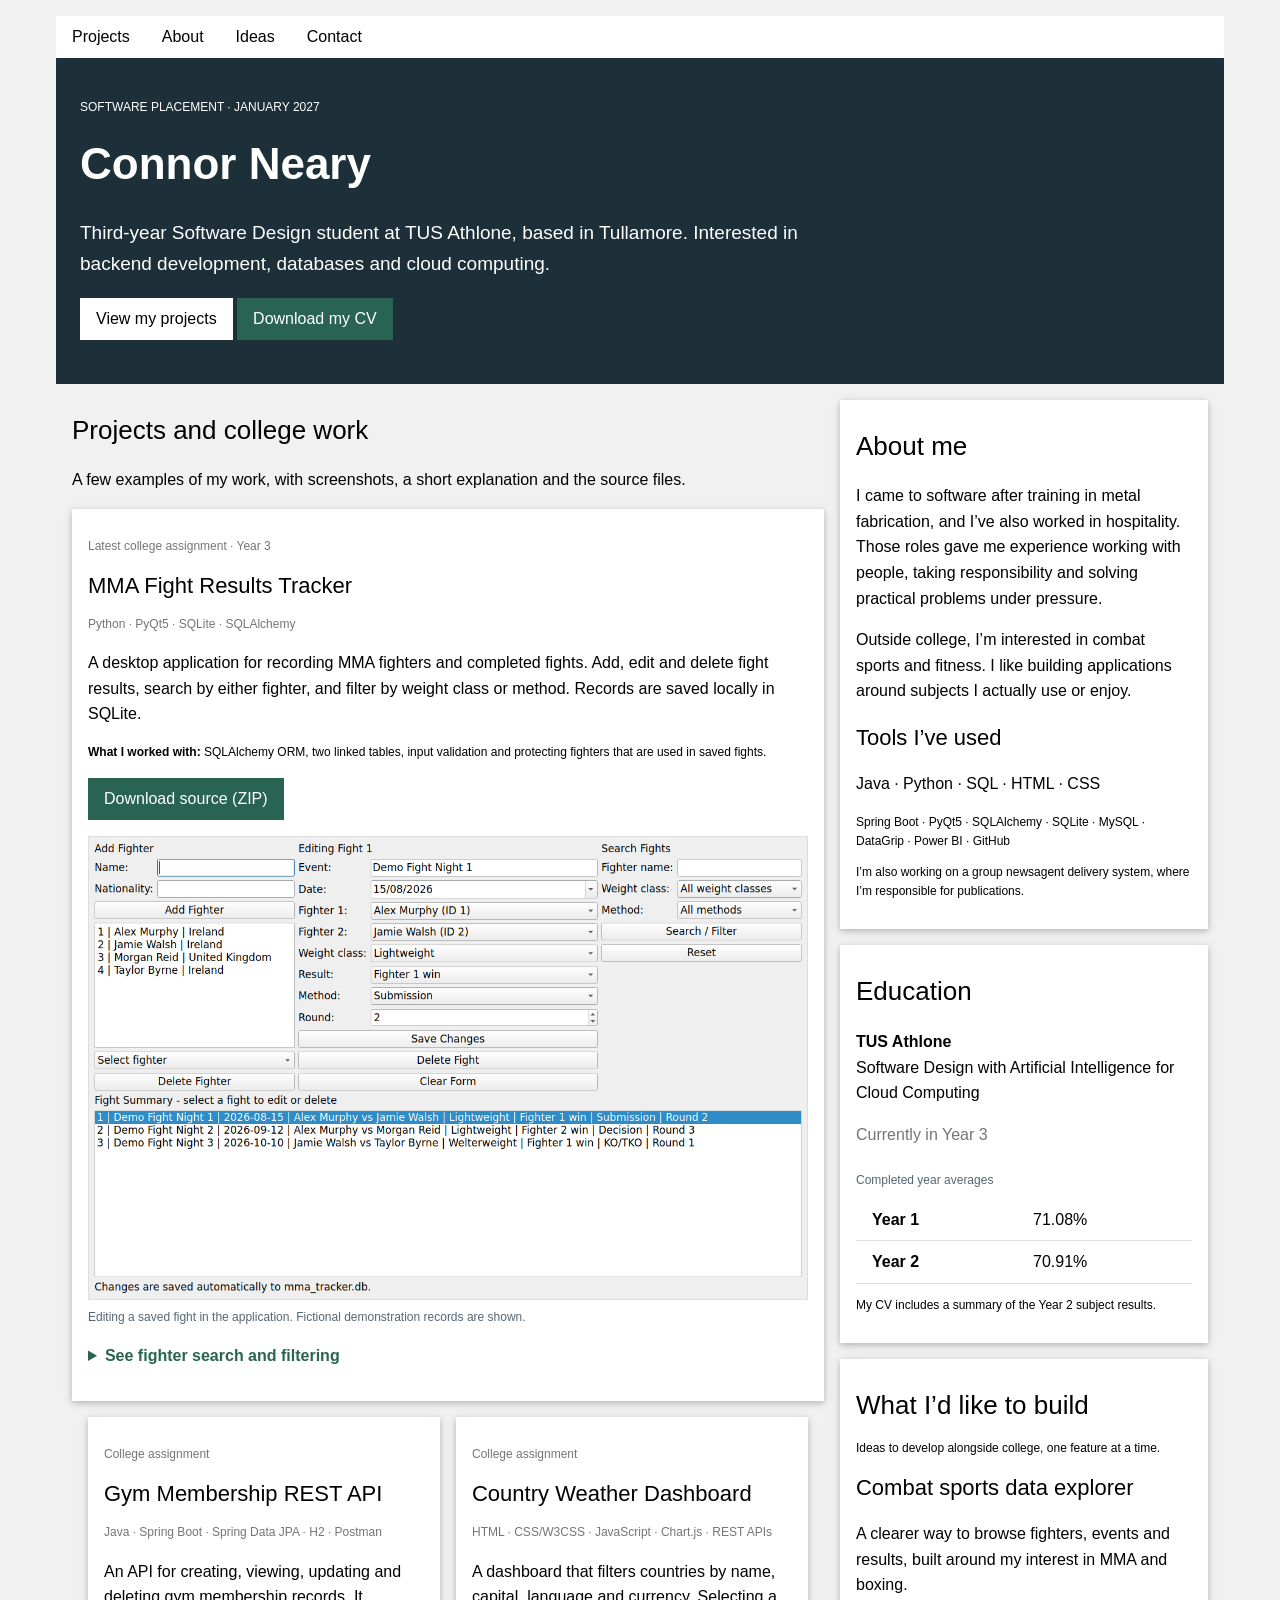
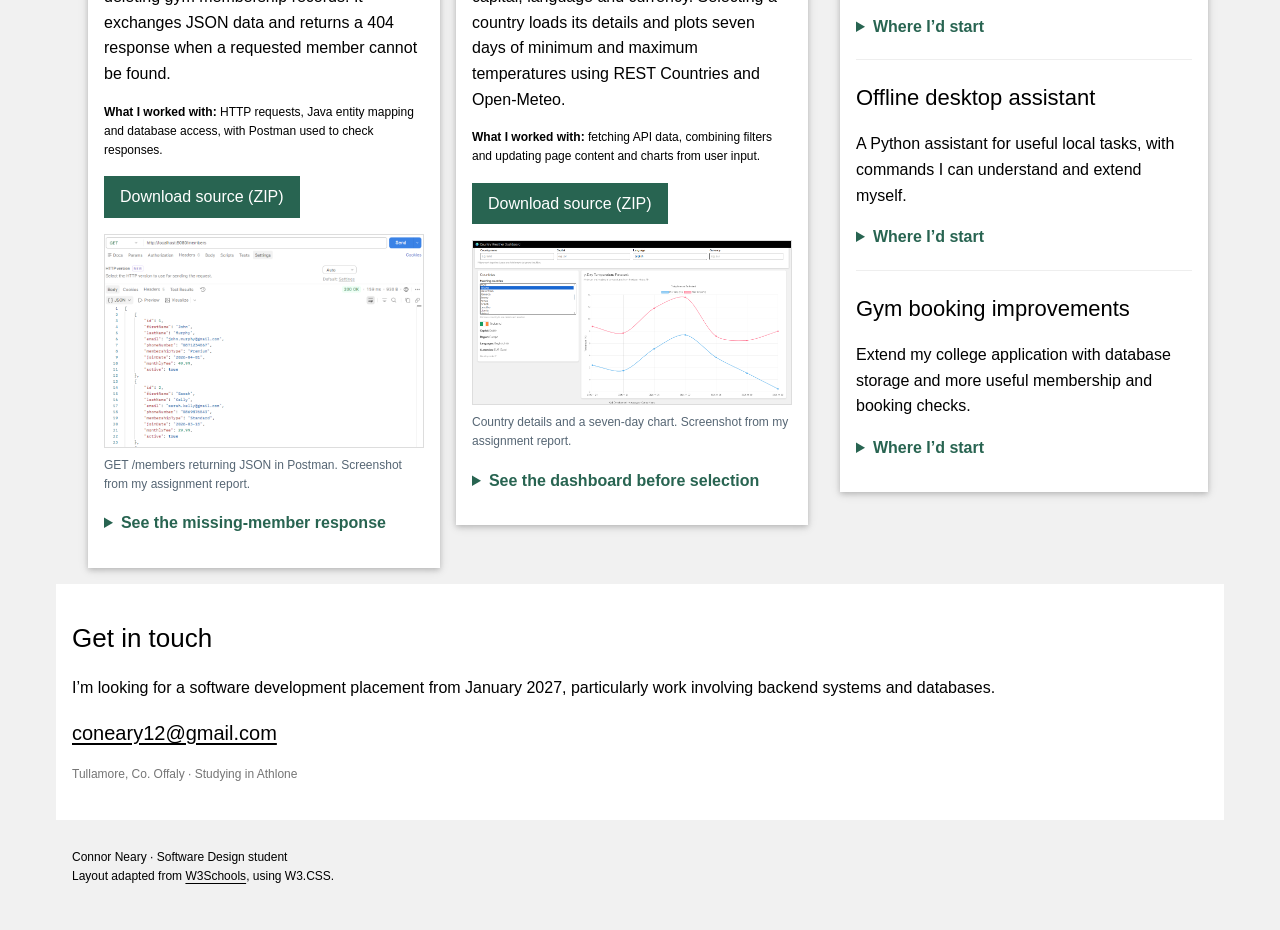
<file: index.html>
<!DOCTYPE html>
<html lang="en">
  <head>
    <meta charset="UTF-8">
    <meta name="viewport" content="width=device-width, initial-scale=1">
    <title>Connor Neary | Software Development Portfolio</title>
    <meta name="description" content="Connor Neary, a Software Design student at TUS Athlone seeking placement from January 2027. College projects, screenshots and source code.">
    <link rel="stylesheet" href="w3.css">
    <link rel="stylesheet" href="style.css">
  </head>
  <body class="w3-light-grey">
    <div id="top" class="page">
      <!-- Navigation -->
      <nav class="w3-bar w3-white">
        <a href="#project" class="w3-bar-item w3-button">Projects</a>
        <a href="#about" class="w3-bar-item w3-button">About</a>
        <a href="#ideas" class="w3-bar-item w3-button">Ideas</a>
        <a href="#contact" class="w3-bar-item w3-button">Contact</a>
      </nav>
      <!-- Introduction -->
      <header class="w3-container hero">
        <p class="w3-small">SOFTWARE PLACEMENT · JANUARY 2027</p>
        <h1>Connor Neary</h1>
        <p class="intro">Third-year Software Design student at TUS Athlone, based in Tullamore. Interested in backend development, databases and cloud computing.</p>
        <p>
          <a href="#project" class="w3-button w3-white">View my projects</a>
          <a href="downloads/Connor_Neary_CV.pdf" class="w3-button green" download="">Download my CV</a>
        </p>
      </header>
      <div class="w3-row-padding w3-margin-top">
        <!-- Projects appear first on smaller screens -->
        <main class="w3-twothird">
          <section id="project">
            <h2>Projects and college work</h2>
            <p>A few examples of my work, with screenshots, a short explanation and the source files.</p>
            <!-- Latest Python assignment -->
            <article class="w3-card w3-white w3-margin-bottom">
              <div class="w3-container w3-padding-16">
                <p class="w3-small w3-text-grey">Latest college assignment · Year 3</p>
                <h3 id="mma-title">MMA Fight Results Tracker</h3>
                <p class="w3-small w3-text-grey">Python · PyQt5 · SQLite · SQLAlchemy</p>
                <p>A desktop application for recording MMA fighters and completed fights. Add, edit and delete fight results, search by either fighter, and filter by weight class or method. Records are saved locally in SQLite.</p>
                <p class="w3-small">
                  <strong>What I worked with:</strong> SQLAlchemy ORM, two linked tables, input validation and protecting fighters that are used in saved fights.</p>
                <p>
                  <a href="downloads/MMA_Fight_Results_Tracker_Source.zip" download class="w3-button green">Download source (ZIP)</a>
                </p>
                <figure>
                  <a href="assets/mma-tracker-edit.png" target="_blank" rel="noopener">
                    <img src="assets/mma-tracker-edit.png" alt="MMA Fight Results Tracker with saved fighters and fights, and one fight loaded into the editing form" class="project-image">
                  </a>
                  <figcaption>Editing a saved fight in the application. Fictional demonstration records are shown.</figcaption>
                </figure>
                <details>
                  <summary>See fighter search and filtering</summary>
                  <figure>
                    <a href="assets/mma-tracker-search.png" target="_blank" rel="noopener">
                      <img src="assets/mma-tracker-search.png" alt="MMA tracker searching for Alex and filtering to Lightweight fights" class="project-image">
                    </a>
                    <figcaption>Searching by fighter name and filtering by weight class. The results update below the forms.</figcaption>
                  </figure>
                </details>
              </div>
            </article>
            <!-- Two earlier college assignments -->
            <div class="w3-row-padding">
              <div class="w3-col l6">
                <article class="w3-card w3-white w3-margin-bottom">
                  <div class="w3-container w3-padding-16">
                    <p class="w3-small w3-text-grey">College assignment</p>
                    <h3 id="gym-api-title">Gym Membership REST API</h3>
                    <p class="w3-small w3-text-grey">Java · Spring Boot · Spring Data JPA · H2 · Postman</p>
                    <p>An API for creating, viewing, updating and deleting gym membership records. It exchanges JSON data and returns a 404 response when a requested member cannot be found.</p>
                    <p class="w3-small">
                      <strong>What I worked with:</strong> HTTP requests, Java entity mapping and database access, with Postman used to check responses.</p>
                    <p>
                      <a href="downloads/Gym_Membership_API_Source.zip" download class="w3-button green">Download source (ZIP)</a>
                    </p>
                    <figure>
                      <a href="assets/gym-api-members.png" target="_blank" rel="noopener">
                        <img src="assets/gym-api-members.png" alt="Postman sending GET /members and showing a 200 OK response with gym membership records as JSON" class="project-image">
                      </a>
                      <figcaption>GET /members returning JSON in Postman. Screenshot from my assignment report.</figcaption>
                    </figure>
                    <details>
                      <summary>See the missing-member response</summary>
                      <figure>
                        <a href="assets/gym-api-not-found.png" target="_blank" rel="noopener">
                          <img src="assets/gym-api-not-found.png" alt="Postman requesting /members/9 and receiving a 404 Not Found response" class="project-image">
                        </a>
                        <figcaption>A request for an unavailable member returns 404 Not Found.</figcaption>
                      </figure>
                    </details>
                  </div>
                </article>
              </div>
              <div class="w3-col l6">
                <article class="w3-card w3-white w3-margin-bottom">
                  <div class="w3-container w3-padding-16">
                    <p class="w3-small w3-text-grey">College assignment</p>
                    <h3 id="weather-title">Country Weather Dashboard</h3>
                    <p class="w3-small w3-text-grey">HTML · CSS/W3CSS · JavaScript · Chart.js · REST APIs</p>
                    <p>A dashboard that filters countries by name, capital, language and currency. Selecting a country loads its details and plots seven days of minimum and maximum temperatures using REST Countries and Open-Meteo.</p>
                    <p class="w3-small">
                      <strong>What I worked with:</strong> fetching API data, combining filters and updating page content and charts from user input.</p>
                    <p>
                      <a href="downloads/Country_Weather_Dashboard_Source.zip" download class="w3-button green">Download source (ZIP)</a>
                    </p>
                    <figure>
                      <a href="assets/country-weather-forecast.png" target="_blank" rel="noopener">
                        <img src="assets/country-weather-forecast.png" alt="Country weather dashboard filtered to English-speaking countries, with Ireland selected and a seven-day minimum and maximum temperature chart" class="project-image">
                      </a>
                      <figcaption>Country details and a seven-day chart. Screenshot from my assignment report.</figcaption>
                    </figure>
                    <details>
                      <summary>See the dashboard before selection</summary>
                      <figure>
                        <a href="assets/country-weather-start.png" target="_blank" rel="noopener">
                          <img src="assets/country-weather-start.png" alt="Dashboard initial state showing country filters and an alphabetical country list, before a country has been selected" class="project-image">
                        </a>
                        <figcaption>The country list loads first; the chart appears after selecting a country.</figcaption>
                      </figure>
                    </details>
                  </div>
                </article>
              </div>
            </div>
          </section>
        </main>
        <!-- About, education and future ideas -->
        <aside class="w3-third">
          <section id="about" class="w3-card w3-white w3-margin-bottom">
            <div class="w3-container w3-padding-16">
              <h2>About me</h2>
              <p>I came to software after training in metal fabrication, and I’ve also worked in hospitality. Those roles gave me experience working with people, taking responsibility and solving practical problems under pressure.</p>
              <p>Outside college, I’m interested in combat sports and fitness. I like building applications around subjects I actually use or enjoy.</p>
              <h3>Tools I’ve used</h3>
              <p>Java · Python · SQL · HTML · CSS</p>
              <p class="w3-small">Spring Boot · PyQt5 · SQLAlchemy · SQLite · MySQL · DataGrip · Power BI · GitHub</p>
              <p class="w3-small">I’m also working on a group newsagent delivery system, where I’m responsible for publications.</p>
            </div>
          </section>
          <section class="w3-card w3-white w3-margin-bottom">
            <div class="w3-container w3-padding-16">
              <h2>Education</h2>
              <p>
                <b>TUS Athlone</b>
                <br>Software Design with Artificial Intelligence for Cloud Computing</p>
              <p class="w3-text-grey">Currently in Year 3</p>
              <table class="w3-table w3-bordered">
                <caption>Completed year averages</caption>
                <tr>
                  <th scope="row">Year 1</th>
                  <td>71.08%</td>
                </tr>
                <tr>
                  <th scope="row">Year 2</th>
                  <td>70.91%</td>
                </tr>
              </table>
              <p class="w3-small">My CV includes a summary of the Year 2 subject results.</p>
            </div>
          </section>
          <section id="ideas" class="w3-card w3-white w3-margin-bottom">
            <div class="w3-container w3-padding-16">
              <h2>What I’d like to build</h2>
              <p class="w3-small">Ideas to develop alongside college, one feature at a time.</p>
              <h3>Combat sports data explorer</h3>
              <p>A clearer way to browse fighters, events and results, built around my interest in MMA and boxing.</p>
              <details>
                <summary>Where I’d start</summary>
                <p>Build on the MMA tracker with fighter profiles and event search. More detailed statistics and comparisons could come later.</p>
              </details>
              <hr>
              <h3>Offline desktop assistant</h3>
              <p>A Python assistant for useful local tasks, with commands I can understand and extend myself.</p>
              <details>
                <summary>Where I’d start</summary>
                <p>A typed command menu for notes and local tools. Voice input would be a later step.</p>
              </details>
              <hr>
              <h3>Gym booking improvements</h3>
              <p>Extend my college application with database storage and more useful membership and booking checks.</p>
              <details>
                <summary>Where I’d start</summary>
                <p>Related member, class and booking records, followed by duplicate-booking and capacity checks.</p>
              </details>
            </div>
          </section>
        </aside>
      </div>
      <!-- Contact details -->
      <section id="contact" class="w3-container w3-white w3-padding-24">
        <h2>Get in touch</h2>
        <p>I’m looking for a software development placement from January 2027, particularly work involving backend systems and databases.</p>
        <p>
          <a href="mailto:coneary12@gmail.com">coneary12@gmail.com</a>
        </p>
        <p class="w3-small w3-text-grey">Tullamore, Co. Offaly · Studying in Athlone</p>
      </section>
      <footer class="w3-container w3-padding-16 w3-small">
        <p>Connor Neary · Software Design student<br>Layout adapted from <a href="https://www.w3schools.com/w3css/tryw3css_templates_cv.htm">W3Schools</a>, using W3.CSS.</p>
      </footer>
    </div>
  </body>
</html>
</file>
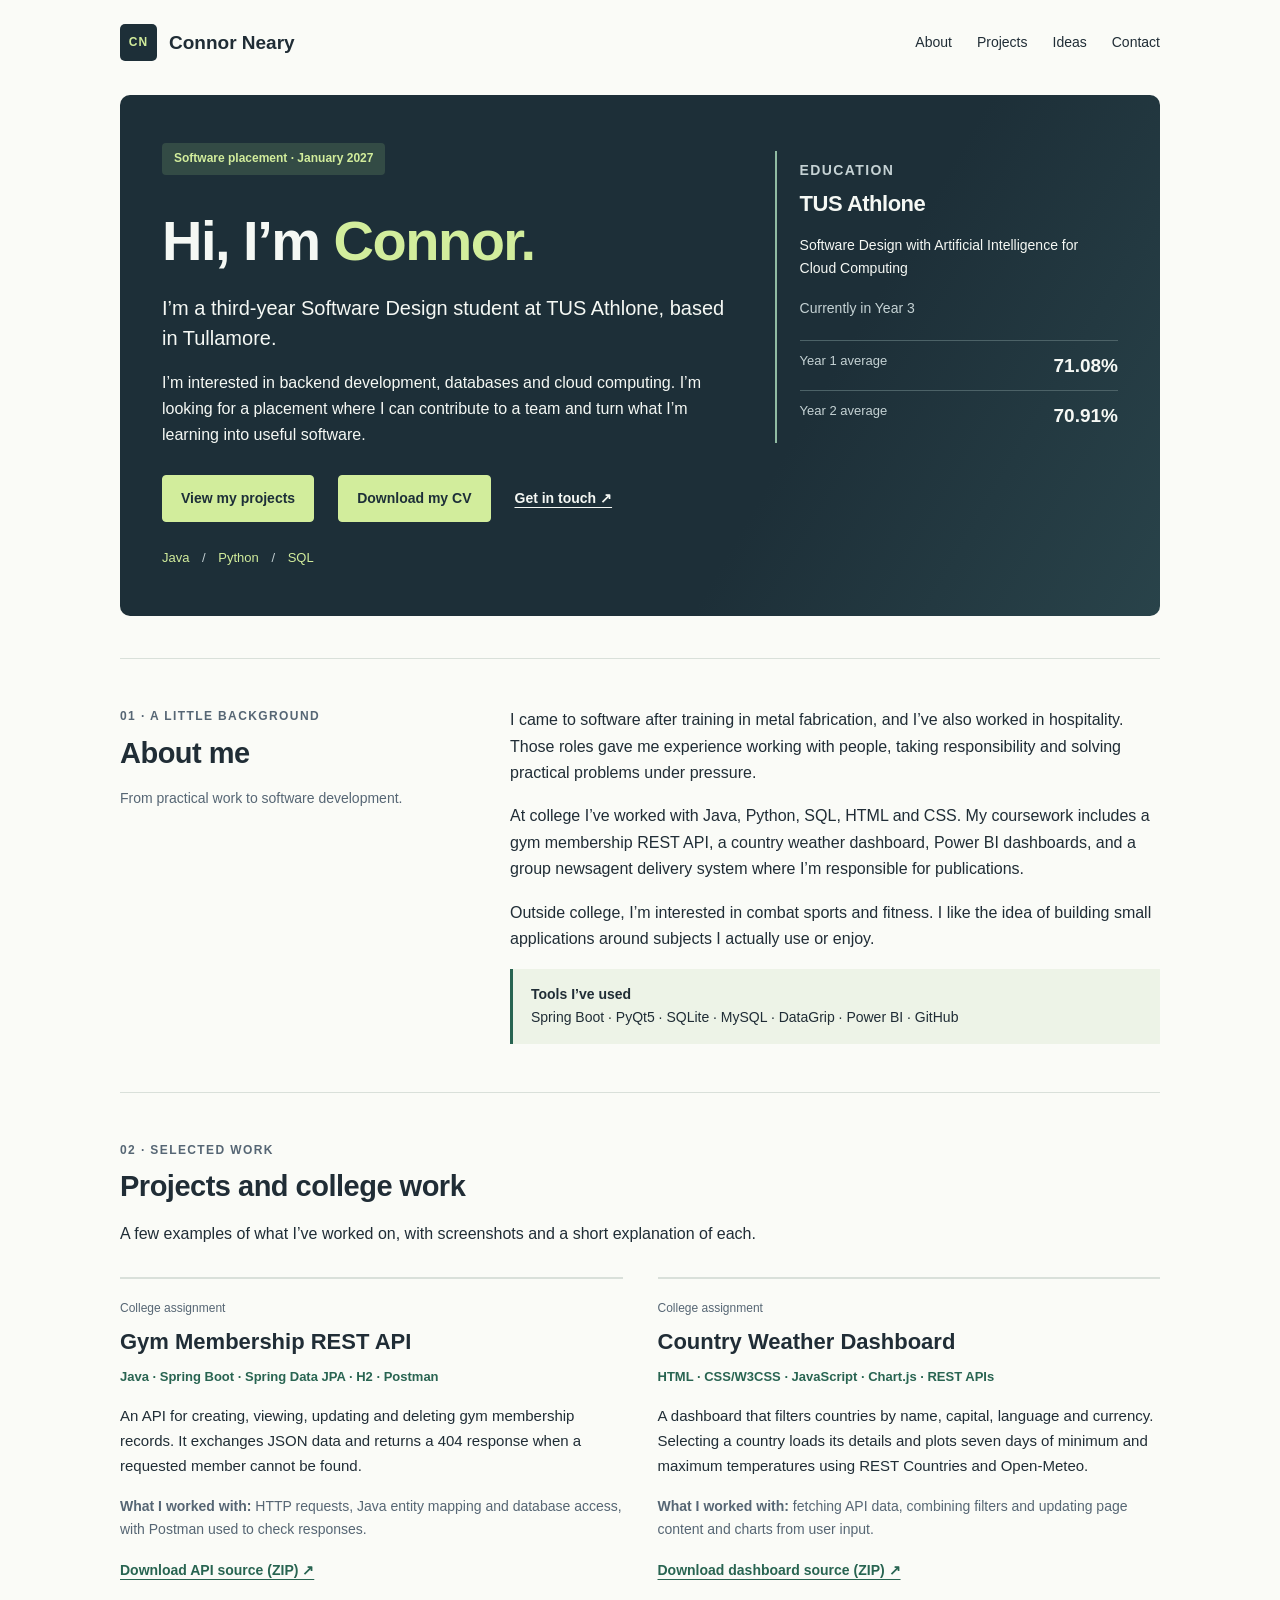
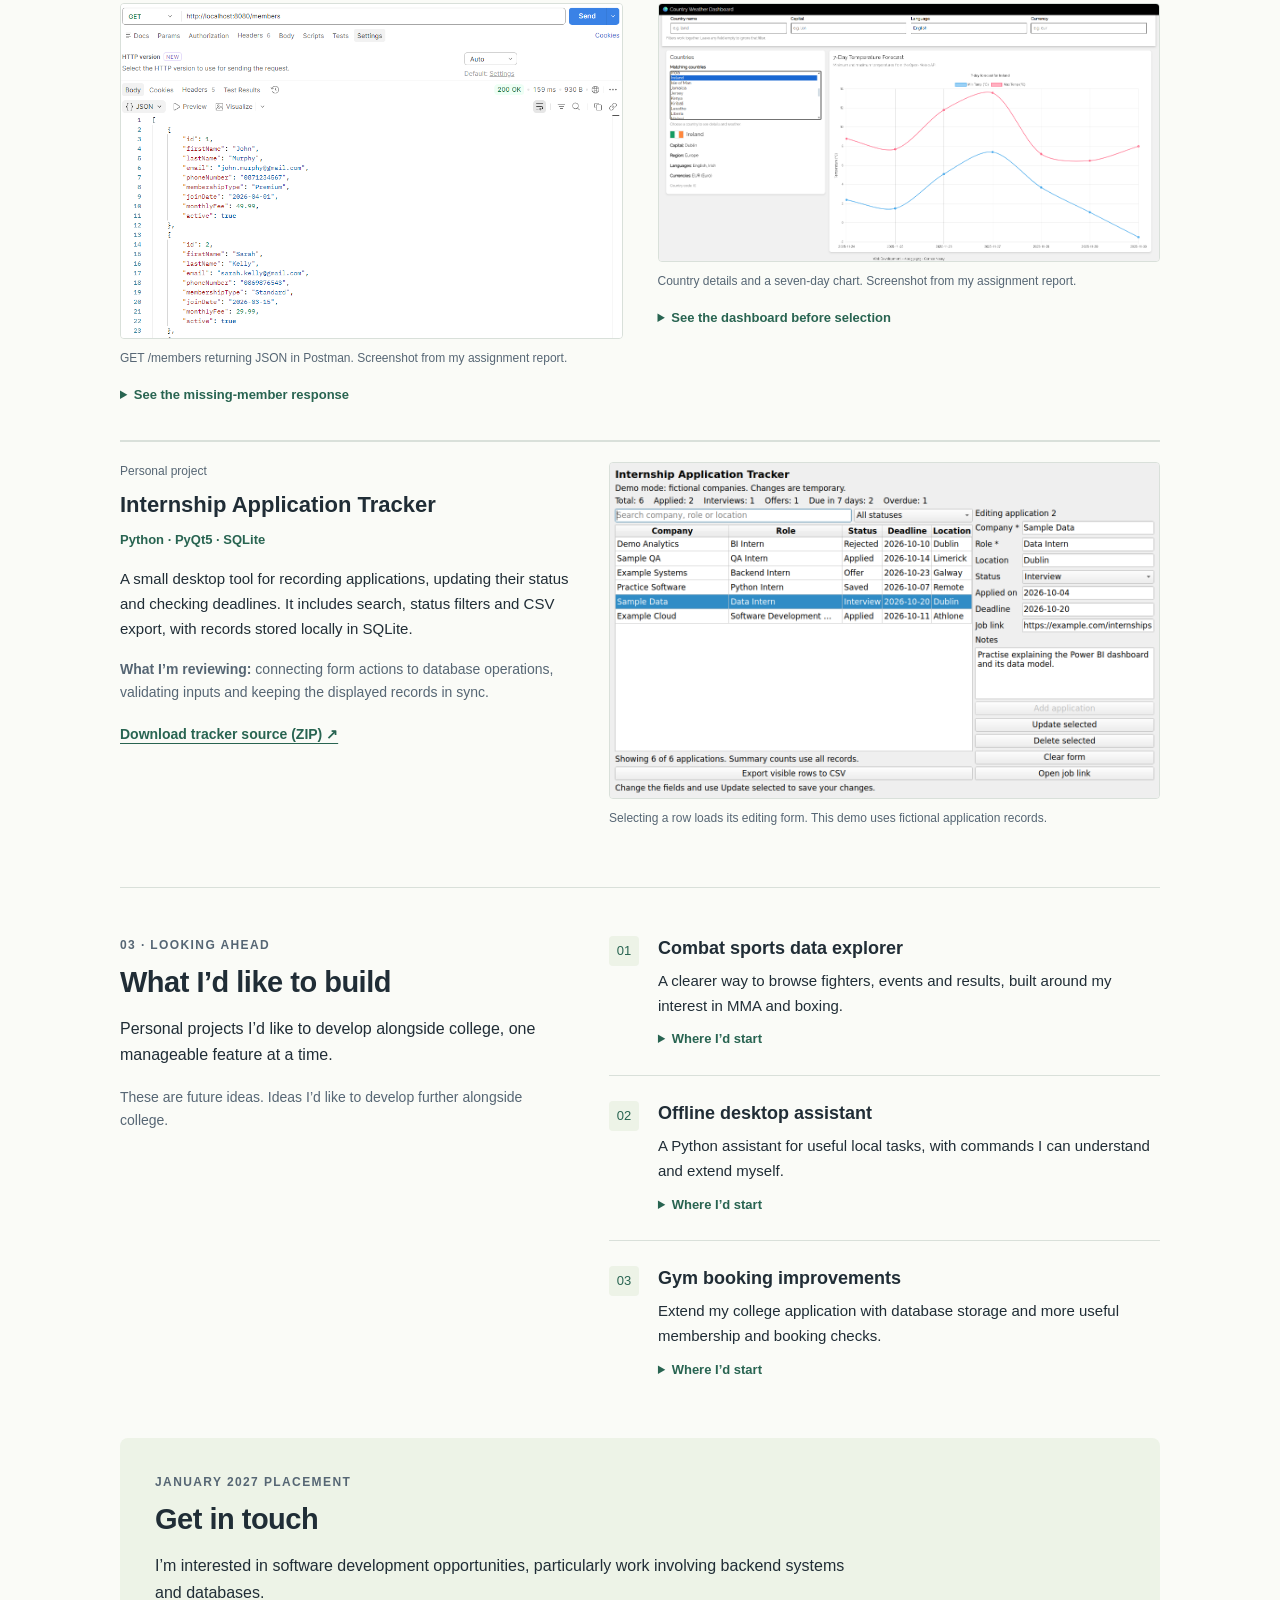
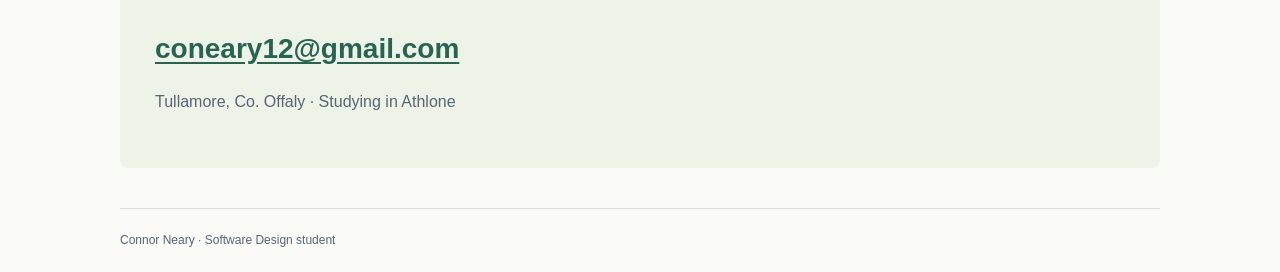
<file: Connor_Neary_Portfolio/index.html>
<!DOCTYPE html>
<html lang="en">

<!-- Page setup -->
<head>
  <meta charset="utf-8">
  <meta name="viewport" content="width=device-width, initial-scale=1">
  <title>Connor Neary | Software Development Portfolio</title>
  <meta name="description" content="Connor Neary, a third-year Software Design student at TUS Athlone, seeking a software placement from January 2027. Projects, background and future ideas.">
  <link rel="stylesheet" href="style.css">
</head>
<body>

  <!-- Header and links to the sections below -->
  <a class="skip" href="#main">Skip to content</a>
  <header class="site-header wrap">
    <a class="name" href="#main"><span class="monogram" aria-hidden="true">CN</span>Connor Neary</a>
    <nav aria-label="Main navigation">
      <a href="#about">About</a>
      <a href="#project">Projects</a>
      <a href="#ideas">Ideas</a>
      <a href="#contact">Contact</a>
    </nav>
  </header>
  <main id="main" class="wrap">

    <!-- Introduction and college results -->
    <section class="intro" aria-labelledby="intro-title">
      <div>
        <p class="availability">Software placement · January 2027</p>
        <h1 id="intro-title">Hi, I’m <span>Connor.</span></h1>
        <p class="lead">I’m a third-year Software Design student at TUS Athlone, based in Tullamore.</p>
        <p>I’m interested in backend development, databases and cloud computing. I’m looking for a placement where I can contribute to a team and turn what I’m learning into useful software.</p>
        <div class="actions">
          <a class="button" href="#project">View my projects</a>
          <a class="button" href="downloads/Connor_Neary_CV.pdf" download>Download my CV</a>
          <a class="text-link" href="mailto:coneary12@gmail.com">Get in touch ↗</a>
        </div>
        <p class="intro-skills">Java <span> / </span> Python <span> / </span> SQL</p>
      </div>
      <aside class="education" aria-label="Education and results">
        <p class="eyebrow">Education</p>
        <h2>TUS Athlone</h2>
        <p>Software Design with Artificial Intelligence for Cloud Computing</p>
        <p class="muted">Currently in Year 3</p>
        <dl class="results">
          <div>
            <dt>Year 1 average</dt>
            <dd>71.08%</dd>
          </div>
          <div>
            <dt>Year 2 average</dt>
            <dd>70.91%</dd>
          </div>
        </dl>
      </aside>
    </section>

    <!-- About me -->
    <section id="about" class="section about" aria-labelledby="about-title">
      <div>
        <p class="eyebrow">01 · A little background</p>
        <h2 id="about-title">About me</h2>
        <p class="section-note">From practical work to software development.</p>
      </div>
      <div>
        <p>I came to software after training in metal fabrication, and I’ve also worked in hospitality. Those roles gave me experience working with people, taking responsibility and solving practical problems under pressure.</p>
        <p>At college I’ve worked with Java, Python, SQL, HTML and CSS. My coursework includes a gym membership REST API, a country weather dashboard, Power BI dashboards, and a group newsagent delivery system where I’m responsible for publications.</p>
        <p>Outside college, I’m interested in combat sports and fitness. I like the idea of building small applications around subjects I actually use or enjoy.</p>
        <p class="skills"><strong>Tools I’ve used</strong><br>Spring Boot · PyQt5 · SQLite · MySQL · DataGrip · Power BI · GitHub</p>
      </div>
    </section>

    <!-- Selected projects and screenshots -->
    <section id="project" class="section" aria-labelledby="project-title">
      <p class="eyebrow">02 · Selected work</p>
      <h2 id="project-title">Projects and college work</h2>
      <p class="project-intro">A few examples of what I’ve worked on, with screenshots and a short explanation of each.</p>

      <div class="projects-grid">
        <article class="portfolio-project" aria-labelledby="gym-api-title">
          <p class="project-label">College assignment</p>
          <h3 id="gym-api-title">Gym Membership REST API</h3>
          <p class="project-stack">Java · Spring Boot · Spring Data JPA · H2 · Postman</p>
          <p>An API for creating, viewing, updating and deleting gym membership records. It exchanges JSON data and returns a 404 response when a requested member cannot be found.</p>
          <p class="project-focus"><strong>What I worked with:</strong> HTTP requests, Java entity mapping and database access, with Postman used to check responses.</p>
          <!-- A relative file link downloads the project ZIP. -->
          <p><a class="text-link" href="downloads/Gym_Membership_API_Source.zip" download>Download API source (ZIP) ↗</a></p>
          <figure class="project-evidence">
            <a href="assets/gym-api-members.png" target="_blank" rel="noopener">
              <img src="assets/gym-api-members.png" alt="Postman sending GET /members and showing a 200 OK response with gym membership records as JSON" width="942" height="628" loading="lazy">
            </a>
            <figcaption>GET /members returning JSON in Postman. Screenshot from my assignment report.</figcaption>
          </figure>

          <!-- details and summary expand the extra screenshot without JavaScript. -->
          <details class="extra-evidence">
            <summary>See the missing-member response</summary>
            <figure class="project-evidence">
              <a href="assets/gym-api-not-found.png" target="_blank" rel="noopener">
                <img src="assets/gym-api-not-found.png" alt="Postman requesting /members/9 and receiving a 404 Not Found response" width="1252" height="263" loading="lazy">
              </a>
              <figcaption>A request for an unavailable member returns 404 Not Found.</figcaption>
            </figure>
          </details>
        </article>

        <article class="portfolio-project" aria-labelledby="weather-title">
          <p class="project-label">College assignment</p>
          <h3 id="weather-title">Country Weather Dashboard</h3>
          <p class="project-stack">HTML · CSS/W3CSS · JavaScript · Chart.js · REST APIs</p>
          <p>A dashboard that filters countries by name, capital, language and currency. Selecting a country loads its details and plots seven days of minimum and maximum temperatures using REST Countries and Open-Meteo.</p>
          <p class="project-focus"><strong>What I worked with:</strong> fetching API data, combining filters and updating page content and charts from user input.</p>
          <!-- A relative file link downloads the project ZIP. -->
          <p><a class="text-link" href="downloads/Country_Weather_Dashboard_Source.zip" download>Download dashboard source (ZIP) ↗</a></p>
          <figure class="project-evidence">
            <a href="assets/country-weather-forecast.png" target="_blank" rel="noopener">
              <img src="assets/country-weather-forecast.png" alt="Country weather dashboard filtered to English-speaking countries, with Ireland selected and a seven-day minimum and maximum temperature chart" width="1237" height="634" loading="lazy">
            </a>
            <figcaption>Country details and a seven-day chart. Screenshot from my assignment report.</figcaption>
          </figure>

          <!-- details and summary expand the extra screenshot without JavaScript. -->
          <details class="extra-evidence">
            <summary>See the dashboard before selection</summary>
            <figure class="project-evidence">
              <a href="assets/country-weather-start.png" target="_blank" rel="noopener">
                <img src="assets/country-weather-start.png" alt="Dashboard initial state showing country filters and an alphabetical country list, before a country has been selected" width="1381" height="522" loading="lazy">
              </a>
              <figcaption>The country list loads first; the chart appears after selecting a country.</figcaption>
            </figure>
          </details>
        </article>

        <!-- Personal project -->
        <article class="portfolio-project tracker-example" aria-labelledby="tracker-title">
          <div>
            <p class="project-label">Personal project</p>
            <h3 id="tracker-title">Internship Application Tracker</h3>
            <p class="project-stack">Python · PyQt5 · SQLite</p>
            <p>A small desktop tool for recording applications, updating their status and checking deadlines. It includes search, status filters and CSV export, with records stored locally in SQLite.</p>
            <p class="project-focus"><strong>What I’m reviewing:</strong> connecting form actions to database operations, validating inputs and keeping the displayed records in sync.</p>
            <!-- A relative file link downloads the project ZIP. -->
            <p><a class="text-link" href="downloads/Internship_Tracker_GitHub_Ready.zip" download>Download tracker source (ZIP) ↗</a></p>
          </div>
          <figure class="project-evidence">
            <a href="assets/internship-tracker-details.png" target="_blank" rel="noopener">
              <img src="assets/internship-tracker-details.png" alt="Internship tracker demo with one fictional application selected and its details loaded into the editing form" width="1180" height="720" loading="lazy">
            </a>
            <figcaption>Selecting a row loads its editing form. This demo uses fictional application records.</figcaption>
          </figure>
        </article>
      </div>
    </section>

    <!-- Future ideas -->
    <section id="ideas" class="section ideas" aria-labelledby="ideas-title">
      <div>
        <p class="eyebrow">03 · Looking ahead</p>
        <h2 id="ideas-title">What I’d like to build</h2>
        <p>Personal projects I’d like to develop alongside college, one manageable feature at a time.</p>
        <p class="section-note">These are future ideas. Ideas I’d like to develop further alongside college.</p>
      </div>
      <ul class="idea-list">
        <li>
          <span class="idea-number" aria-hidden="true">01</span>
          <div>
            <h3>Combat sports data explorer</h3>
            <p>A clearer way to browse fighters, events and results, built around my interest in MMA and boxing.</p>
            <details>
              <summary>Where I’d start</summary>
              <p>A small database and fighter/event search. More detailed statistics and comparisons could come later.</p>
            </details>
          </div>
        </li>
        <li>
          <span class="idea-number" aria-hidden="true">02</span>
          <div>
            <h3>Offline desktop assistant</h3>
            <p>A Python assistant for useful local tasks, with commands I can understand and extend myself.</p>
            <details>
              <summary>Where I’d start</summary>
              <p>A typed command menu for notes and local tools. Voice input would be a later step.</p>
            </details>
          </div>
        </li>
        <li>
          <span class="idea-number" aria-hidden="true">03</span>
          <div>
            <h3>Gym booking improvements</h3>
            <p>Extend my college application with database storage and more useful membership and booking checks.</p>
            <details>
              <summary>Where I’d start</summary>
              <p>Related member, class and booking records, followed by duplicate-booking and capacity checks.</p>
            </details>
          </div>
        </li>
      </ul>
    </section>

    <!-- Contact details -->
    <section id="contact" class="section contact" aria-labelledby="contact-title">
      <p class="eyebrow">January 2027 placement</p>
      <h2 id="contact-title">Get in touch</h2>
      <p>I’m interested in software development opportunities, particularly work involving backend systems and databases.</p>
      <a class="email" href="mailto:coneary12@gmail.com">coneary12@gmail.com</a>
      <p class="muted">Tullamore, Co. Offaly · Studying in Athlone</p>
    </section>
  </main>
  <footer class="wrap">Connor Neary · Software Design student</footer>
</body>
</html>
</file>
<file: style.css>
/* Basic page settings */
body, h1, h2, h3 {
  font-family: Arial, Helvetica, sans-serif;
}

body {
  font-size: 16px;
  line-height: 1.6;
  color: #202d36;
}

.page {
  max-width: 1200px;
  margin: auto;
  padding: 16px;
}

/* Introduction */
.hero {
  background-color: #1d2f38;
  color: white;
  padding: 28px 24px;
}

.hero h1 {
  font-size: 44px;
  font-weight: bold;
  margin: 8px 0;
}

.intro {
  font-size: 19px;
  max-width: 760px;
}

/* Project and sidebar headings */
h2 {
  font-size: 26px;
}

h3 {
  font-size: 22px;
}

/* Button colour */
.green {
  background-color: #286451;
  color: white;
}

/* Screenshots and captions */
.project-image {
  width: 100%;
  height: auto;
  border: 1px solid #dddddd;
}

figure {
  margin: 16px 0;
}

figcaption, caption {
  color: #566674;
  font-size: 12px;
  text-align: left;
  margin: 8px 0;
}

/* Expandable screenshots and ideas */
details {
  margin-bottom: 16px;
}

summary {
  cursor: pointer;
  color: #286451;
  font-weight: bold;
}

a {
  text-underline-offset: 3px;
}

#contact a {
  font-size: 20px;
  overflow-wrap: anywhere;
}
</file>
<file: Connor_Neary_Portfolio/style.css>
/* Page defaults */
* {
  box-sizing: border-box;
}

html {
  scroll-behavior: smooth;
  scroll-padding-top: 24px;
}

body {
  margin: 0;
  background: #fafbf7;
  color: #202d36;
  font-family: Arial, Helvetica, sans-serif;
  font-size: 16px;
  line-height: 1.65;
}

.wrap {
  width: calc(100% - 48px);
  max-width: 1040px;
  margin: auto;
}

a {
  color: #286451;
  text-underline-offset: 4px;
}

a:hover {
  text-decoration: underline;
}

a:focus-visible, summary:focus-visible {
  outline: 3px solid #ad6b17;
  outline-offset: 5px;
}

/* Header and navigation */
.site-header {
  padding: 24px 0;
  display: flex;
  justify-content: space-between;
  gap: 24px;
  align-items: center;
}

.name {
  display: inline-flex;
  align-items: center;
  gap: 12px;
  font-size: 19px;
  font-weight: 700;
  color: #202d36;
  text-decoration: none;
}

.monogram {
  width: 37px;
  height: 37px;
  display: grid;
  place-items: center;
  background: #1d2f38;
  color: #d2ed9c;
  border-radius: 5px;
  font-size: 12px;
  letter-spacing: 1px;
}

nav {
  display: flex;
  gap: 25px;
  font-size: 14px;
}

nav a {
  color: #202d36;
  text-decoration: none;
}

/* Introduction and education. Grid places the two panels in columns. */
.intro {
  position: relative;
  padding: 48px 42px;
  margin: 10px 0 42px;
  display: grid;
  grid-template-columns: 1.65fr 1fr;
  gap: 46px;
  align-items: start;
  color: #f5f8f4;
  background-color: #1d2f38;
  background-image: linear-gradient(120deg, transparent 65%, #29434a 100%);
  border-radius: 10px;
}

/* clamp sets a minimum, a flexible size and a maximum for this heading. */
h1 {
  font-size: clamp(37px, 5vw, 56px);
  line-height: 1.12;
  letter-spacing: -1.5px;
  margin: 18px 0 20px;
}

h1 span {
  color: #d2ed9c;
}

h2 {
  font-size: 29px;
  line-height: 1.25;
  letter-spacing: -.5px;
  margin: 7px 0 16px;
}

h3 {
  font-size: 18px;
  line-height: 1.4;
  margin: 0 0 8px;
}

p {
  margin: 0 0 17px;
}

.lead {
  font-size: 20px;
  line-height: 1.5;
}

.availability {
  display: inline-block;
  font-size: 12px;
  font-weight: 700;
  color: #d2ed9c;
  background: #334b45;
  padding: 6px 12px;
  border-radius: 4px;
}

.intro-skills {
  color: #d2ed9c;
  font-size: 13px;
  margin: 25px 0 0;
}

.intro-skills span {
  margin: 0 9px;
  color: #c0cdd0;
}

.eyebrow {
  font-size: 12px;
  text-transform: uppercase;
  letter-spacing: 1.4px;
  color: #566674;
  font-weight: 700;
  margin-bottom: 8px;
}

.education {
  border-left: 2px solid #90bba2;
  padding: 8px 0 2px 23px;
  margin-top: 8px;
}

.education h2 {
  font-size: 22px;
}

.education p {
  font-size: 14px;
}

.education .eyebrow, .education .muted {
  color: #c5d2d4;
}

.results {
  margin: 20px 0 0;
}

.results div {
  display: flex;
  justify-content: space-between;
  gap: 18px;
  padding: 9px 0;
  border-top: 1px solid #4c6267;
}

dt {
  font-size: 13px;
  color: #c5d2d4;
}

dd {
  margin: 0;
  font-size: 19px;
  font-weight: 700;
}

.muted, .section-note {
  color: #566674;
}

.section-note {
  font-size: 14px;
}

/* Links styled as buttons */
.actions {
  display: flex;
  align-items: center;
  gap: 24px;
  flex-wrap: wrap;
  margin: 26px 0 0;
}

.button {
  display: inline-block;
  padding: 11px 18px;
  background: #286451;
  color: white;
  border: 1px solid #286451;
  border-radius: 4px;
  font-size: 14px;
  font-weight: 700;
  text-decoration: none;
  transition: background .15s ease;
}

.button:hover {
  background: #1d4c3d;
  text-decoration: none;
}

.text-link {
  font-size: 14px;
  font-weight: 700;
}

.intro .button {
  background: #d2ed9c;
  border-color: #d2ed9c;
  color: #1d2f38;
}

.intro .button:hover {
  background: #e0f4ba;
}

.intro .text-link {
  color: #f5f8f4;
}

/* Shared section spacing and About layout */
.section {
  border-top: 1px solid #d9e0da;
  padding: 48px 0;
}

.about {
  display: grid;
  grid-template-columns: 1fr 2fr;
  gap: 65px;
}

.skills {
  font-size: 14px;
  margin-bottom: 0;
  padding: 14px 18px;
  border-left: 3px solid #286451;
  background: #edf3e7;
}

.project-stack {
  font-size: 14px;
  color: #286451;
  font-weight: 700;
}

.project-intro {
  max-width: 760px;
}

figcaption {
  font-size: 12px;
  color: #566674;
  margin: 10px 0;
}

/* Future ideas and expandable text */
.ideas {
  display: grid;
  grid-template-columns: 1fr 1.3fr;
  gap: 65px;
}

.idea-list {
  list-style: none;
  padding: 0;
  margin: 0;
}

.idea-list li {
  display: flex;
  gap: 19px;
  padding: 0 0 25px;
  margin-bottom: 25px;
  border-bottom: 1px solid #d9e0da;
}

.idea-list li:last-child {
  border: 0;
  margin: 0;
  padding: 0;
}

.idea-number {
  font-size: 13px;
  color: #286451;
  background: #edf3e7;
  height: 30px;
  min-width: 30px;
  display: grid;
  place-items: center;
  border-radius: 4px;
}

.idea-list p {
  font-size: 15px;
  margin: 0;
}

details {
  margin-top: 10px;
}

summary {
  cursor: pointer;
  color: #286451;
  font-size: 13px;
  font-weight: 700;
}

.idea-list details p {
  color: #566674;
  font-size: 14px;
  margin-top: 8px;
}

/* Contact details, footer and keyboard skip link */
.contact {
  padding: 35px;
  margin: 10px 0 40px;
  background: #edf3e7;
  border: 0;
  border-radius: 8px;
}

.contact p {
  max-width: 700px;
}

.email {
  font-size: clamp(20px, 3vw, 28px);
  font-weight: 700;
  display: inline-block;
  margin: 3px 0 17px;
  overflow-wrap: anywhere;
}

footer {
  padding: 22px 0;
  border-top: 1px solid #d9e0da;
  font-size: 12px;
  color: #566674;
}

.skip {
  position: absolute;
  left: 16px;
  top: -80px;
  background: #202d36;
  color: white;
  padding: 8px 14px;
  z-index: 3;
}

.skip:focus {
  top: 8px;
}

/* Project screenshots. Two college projects share a row. */
.projects-grid {
  display: grid;
  grid-template-columns: 1fr 1fr;
  gap: 35px;
  margin-top: 30px;
}

.portfolio-project {
  min-width: 0;
  border-top: 2px solid #d9e0da;
  padding-top: 20px;
}

.portfolio-project h3 {
  font-size: 22px;
}

.portfolio-project p {
  font-size: 15px;
}

.portfolio-project .project-label {
  font-size: 12px;
  color: #566674;
  margin-bottom: 8px;
}

.portfolio-project .project-stack {
  font-size: 13px;
}

.portfolio-project .project-focus {
  color: #566674;
  font-size: 14px;
}

.project-evidence {
  margin: 20px 0 0;
}

.project-evidence img {
  display: block;
  width: 100%;
  height: auto;
  border: 1px solid #d9e0da;
  border-radius: 4px;
  background: white;
}

.project-evidence a {
  display: block;
}

.extra-evidence {
  margin-top: 15px;
}

.extra-evidence .project-evidence {
  margin-top: 12px;
}

/* The tracker uses both columns, with text beside the screenshot. */
.tracker-example {
  grid-column: 1 / -1;
  display: grid;
  grid-template-columns: 1fr 1.2fr;
  gap: 30px;
}

.tracker-example .project-evidence {
  margin-top: 0;
}

/* Small screens: stack columns and reduce spacing. */
@media (max-width: 720px) {
  .wrap {
    width: calc(100% - 32px);
  }

  .site-header {
    align-items: flex-start;
    flex-direction: column;
    gap: 14px;
    padding: 20px 0;
  }

  nav {
    gap: 22px;
  }

  .intro {
    grid-template-columns: 1fr;
    gap: 28px;
    padding: 30px 23px;
    margin-bottom: 30px;
  }

  .education {
    margin: 0;
  }

  .section {
    padding: 34px 0;
  }

  .about, .ideas {
    grid-template-columns: 1fr;
    gap: 18px;
  }

  .contact {
    padding: 26px 22px;
  }

  .actions {
    gap: 18px;
  }

  h2 {
    font-size: 25px;
  }

  .projects-grid, .tracker-example {
    grid-template-columns: 1fr;
    gap: 28px;
  }

  .tracker-example {
    grid-column: auto;
  }

}

/* Respect the visitor’s reduced-motion preference. */
@media (prefers-reduced-motion: reduce) {
  html {
    scroll-behavior: auto;
  }

  .button {
    transition: none;
  }

}
</file>
